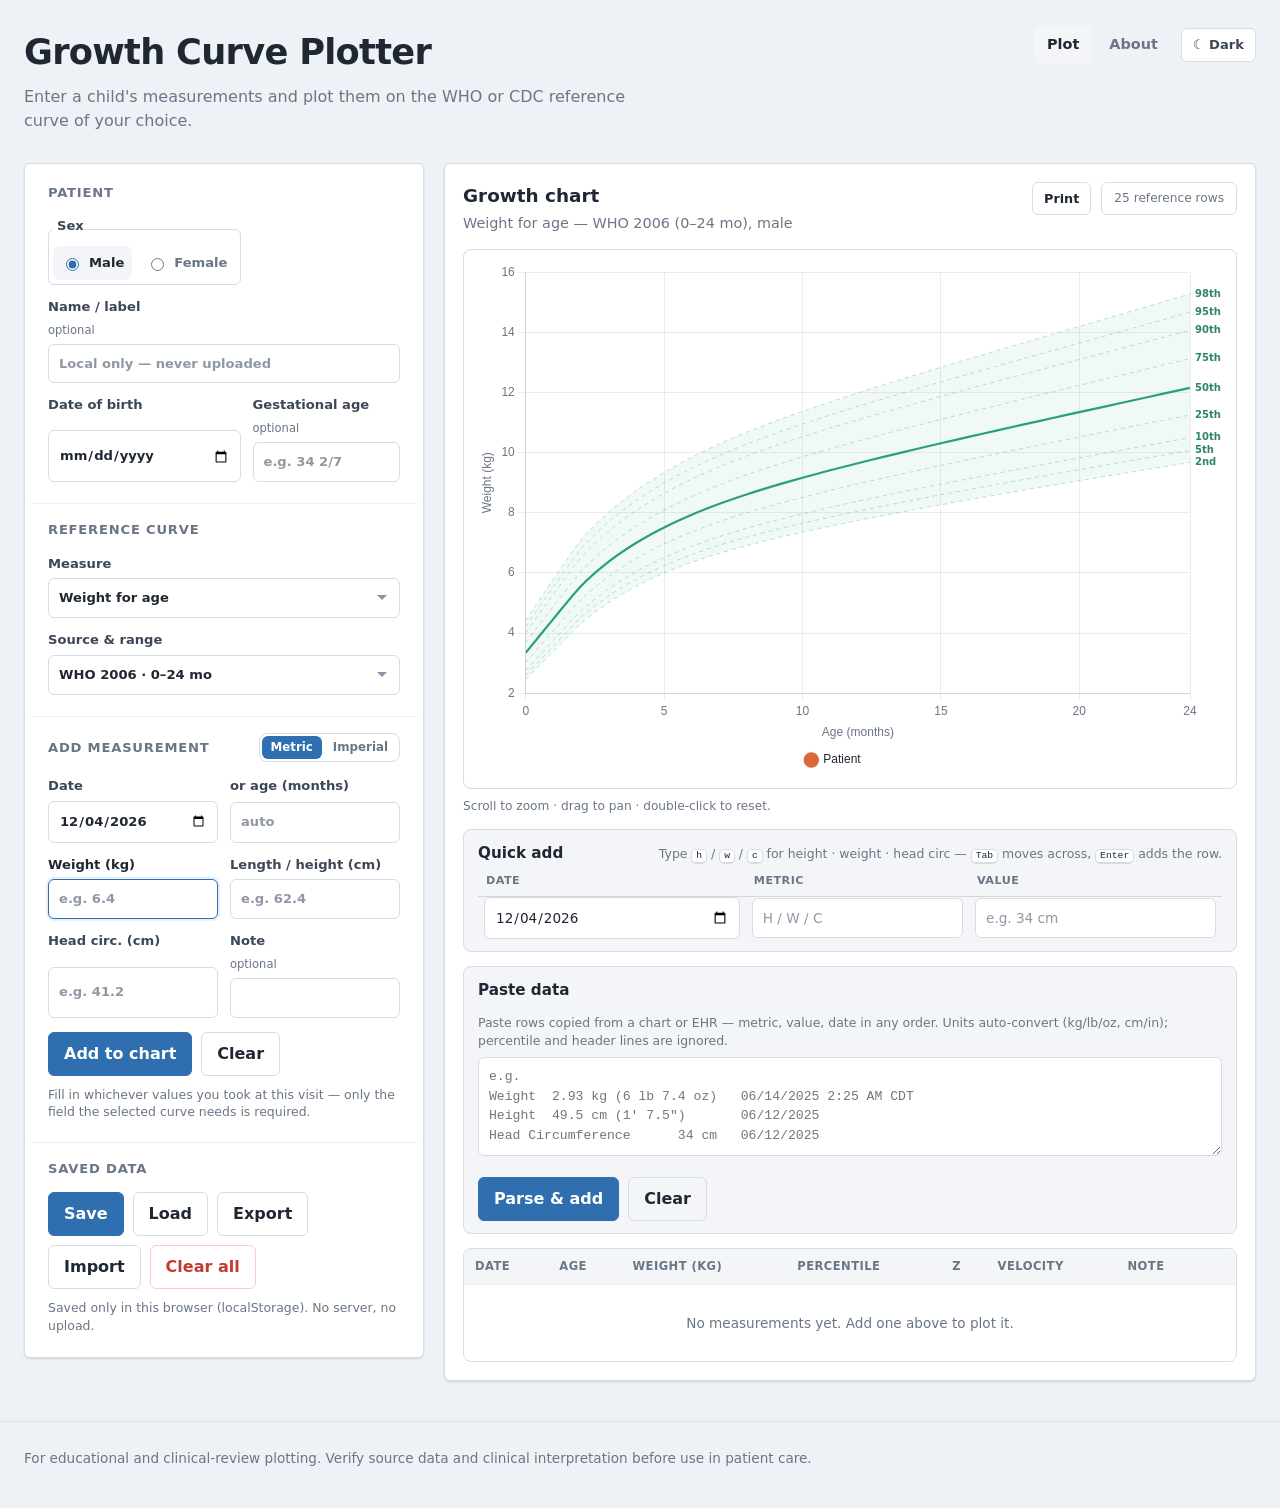
<file: index.html>
<!doctype html>
<html lang="en">
<head>
  <meta charset="utf-8" />
  <meta name="viewport" content="width=device-width, initial-scale=1" />
  <title>Growth Curve Plotter</title>
  <script>
    (function () {
      try {
        var s = localStorage.getItem('growthCurvePlotter:theme');
        var t = (s === 'light' || s === 'dark') ? s
          : ((window.matchMedia && matchMedia('(prefers-color-scheme: dark)').matches) ? 'dark' : 'light');
        document.documentElement.dataset.theme = t;
      } catch (e) { document.documentElement.dataset.theme = 'light'; }
    }());
  </script>
  <link rel="icon" href="favicon.svg" type="image/svg+xml" />
  <link rel="icon" href="favicon-32.png" sizes="32x32" type="image/png" />
  <link rel="apple-touch-icon" href="apple-touch-icon.png" />
  <link rel="stylesheet" href="css/styles.css" />
  <script src="js/lib/chart.umd.min.js" defer></script>
  <script src="js/lib/chartjs-plugin-zoom.min.js" defer></script>
  <script src="js/data.js" defer></script>
  <script src="js/theme.js" defer></script>
  <script src="js/app.js" defer></script>
</head>
<body>
  <header class="site-header">
    <div class="brand">
      <h1>Growth Curve Plotter</h1>
      <p class="lede">Enter a child's measurements and plot them on the WHO or CDC reference curve of your choice.</p>
    </div>
    <nav class="top-nav" aria-label="Primary navigation">
      <a href="index.html" aria-current="page">Plot</a>
      <a href="about.html">About</a>
      <button type="button" class="theme-toggle" data-theme-toggle aria-pressed="false">☾ Dark</button>
    </nav>
  </header>

  <main class="layout">
    <section class="panel controls" aria-label="Patient and measurement entry">

      <div class="card">
        <h2>Patient</h2>
        <div class="field-grid">
          <fieldset class="segmented" aria-label="Sex">
            <legend>Sex</legend>
            <label><input type="radio" name="sex" value="male" checked /> <span>Male</span></label>
            <label><input type="radio" name="sex" value="female" /> <span>Female</span></label>
          </fieldset>

          <label class="span-2">
            Name / label <span class="opt">optional</span>
            <input id="patientLabel" type="text" placeholder="Local only — never uploaded" autocomplete="off" />
          </label>

          <label>
            Date of birth
            <input id="dob" type="date" />
          </label>

          <label>
            Gestational age <span class="opt">optional</span>
            <input id="gestAge" type="text" placeholder="e.g. 34 2/7" autocomplete="off" />
          </label>

          <label class="checkbox-line span-2" id="correctedAgeLine" hidden>
            <input id="useCorrectedAge" type="checkbox" />
            <span>Use corrected age (preterm &lt; 37 weeks)</span>
          </label>
        </div>
      </div>

      <div class="card">
        <h2>Reference curve</h2>
        <div class="field-grid">
          <label class="span-2">
            Measure
            <select id="familySelect"></select>
          </label>
          <label class="span-2">
            Source &amp; range
            <select id="chartSelect"></select>
          </label>
        </div>
      </div>

      <div class="card">
        <div class="card-head-row">
          <h2>Add measurement</h2>
          <fieldset class="unit-toggle" aria-label="Input units">
            <label><input type="radio" name="units" value="metric" checked /> <span>Metric</span></label>
            <label><input type="radio" name="units" value="imperial" /> <span>Imperial</span></label>
          </fieldset>
        </div>
        <form id="measurementForm" autocomplete="off">
          <div class="field-grid">
            <label>
              Date
              <input id="measureDate" type="date" />
            </label>
            <label>
              or age (months)
              <input id="ageMonths" type="number" inputmode="decimal" step="0.01" min="0" placeholder="auto" />
            </label>
            <p class="age-readout span-2" id="ageReadout"></p>

            <label data-input="weight">
              <span>Weight (<span class="u-weight">kg</span>)</span>
              <input id="weightKg" type="number" inputmode="decimal" step="0.001" min="0" placeholder="e.g. 6.4" />
            </label>
            <label data-input="length">
              <span>Length / height (<span class="u-length">cm</span>)</span>
              <input id="lengthCm" type="number" inputmode="decimal" step="0.1" min="0" placeholder="e.g. 62.4" />
            </label>
            <label data-input="head">
              <span>Head circ. (<span class="u-length">cm</span>)</span>
              <input id="headCm" type="number" inputmode="decimal" step="0.1" min="0" placeholder="e.g. 41.2" />
            </label>
            <label data-input="note">
              Note <span class="opt">optional</span>
              <input id="note" type="text" placeholder="" />
            </label>
          </div>
          <div class="button-row">
            <button type="submit" class="primary">Add to chart</button>
            <button type="button" id="clearForm" class="ghost">Clear</button>
          </div>
          <p class="hint">Fill in whichever values you took at this visit — only the field the selected curve needs is required.</p>
        </form>
      </div>

      <div class="card">
        <h2>Saved data</h2>
        <div class="button-row wrap">
          <button id="saveAll" type="button" class="primary">Save</button>
          <button id="loadSaved" type="button" class="ghost">Load</button>
          <button id="exportJson" type="button" class="ghost">Export</button>
          <label class="file-button ghost">
            Import
            <input id="importJson" type="file" accept="application/json,.json" />
          </label>
          <button id="clearAll" type="button" class="danger">Clear all</button>
        </div>
        <p class="hint">Saved only in this browser (localStorage). No server, no upload.</p>
      </div>
    </section>

    <section class="panel plot-panel" aria-label="Growth chart">
      <div class="plot-header">
        <div>
          <h2 id="plot-title">Growth chart</h2>
          <p id="chartSubtitle" class="muted">Select a curve and add a measurement.</p>
        </div>
        <div class="plot-actions">
          <button type="button" id="printChart" class="ghost btn-sm">Print</button>
          <button type="button" id="resetZoom" class="ghost btn-sm" hidden>Reset zoom</button>
          <div id="status" class="status">Loading…</div>
        </div>
      </div>

      <div id="readout" class="readout" hidden></div>

      <div id="missingDataBox" class="notice hidden" role="status"></div>

      <div class="chart-wrap">
        <canvas id="growthChart" aria-label="Growth chart" role="img"></canvas>
      </div>
      <p class="chart-hint muted">Scroll to zoom · drag to pan · double-click to reset.</p>

      <div class="quick-add">
        <div class="quick-add-head">
          <h3>Quick add</h3>
          <span class="hint">Type <kbd>h</kbd> / <kbd>w</kbd> / <kbd>c</kbd> for height · weight · head circ — <kbd>Tab</kbd> moves across, <kbd>Enter</kbd> adds the row.</span>
        </div>
        <table class="quick-add-table" aria-label="Quick measurement entry">
          <thead>
            <tr><th>Date</th><th>Metric</th><th>Value</th></tr>
          </thead>
          <tbody>
            <tr>
              <td><input id="qaDate" type="date" aria-label="Date" /></td>
              <td><input id="qaMetric" type="text" inputmode="none" placeholder="h / w / c" aria-label="Metric (type h, w, or c)" autocomplete="off" readonly /></td>
              <td><input id="qaValue" type="text" inputmode="text" placeholder="e.g. 34 cm" aria-label="Value with optional unit" autocomplete="off" /></td>
            </tr>
          </tbody>
        </table>
      </div>

      <div class="paste-add">
        <div class="quick-add-head">
          <h3>Paste data</h3>
          <span class="hint">Paste rows copied from a chart or EHR — metric, value, date in any order. Units auto-convert (kg/lb/oz, cm/in); percentile and header lines are ignored.</span>
        </div>
        <textarea id="pasteBox" rows="4" spellcheck="false" placeholder="e.g.
Weight&#9;2.93 kg (6 lb 7.4 oz)&#9;06/14/2025 2:25 AM CDT
Height&#9;49.5 cm (1' 7.5&quot;)&#9;06/12/2025
Head Circumference&#9;34 cm&#9;06/12/2025"></textarea>
        <div class="button-row">
          <button type="button" id="parsePaste" class="primary">Parse &amp; add</button>
          <button type="button" id="clearPaste" class="ghost">Clear</button>
        </div>
        <p id="pasteResult" class="hint"></p>
      </div>

      <div class="table-wrap">
        <table id="measurementsTable">
          <thead>
            <tr>
              <th>Date</th>
              <th>Age</th>
              <th id="valueHeader">Value</th>
              <th>Percentile</th>
              <th>Z</th>
              <th>Velocity</th>
              <th>Note</th>
              <th aria-label="Actions"></th>
            </tr>
          </thead>
          <tbody></tbody>
        </table>
      </div>
    </section>
  </main>

  <footer class="site-footer">
    <p>For educational and clinical-review plotting. Verify source data and clinical interpretation before use in patient care.</p>
  </footer>
</body>
</html>
</file>
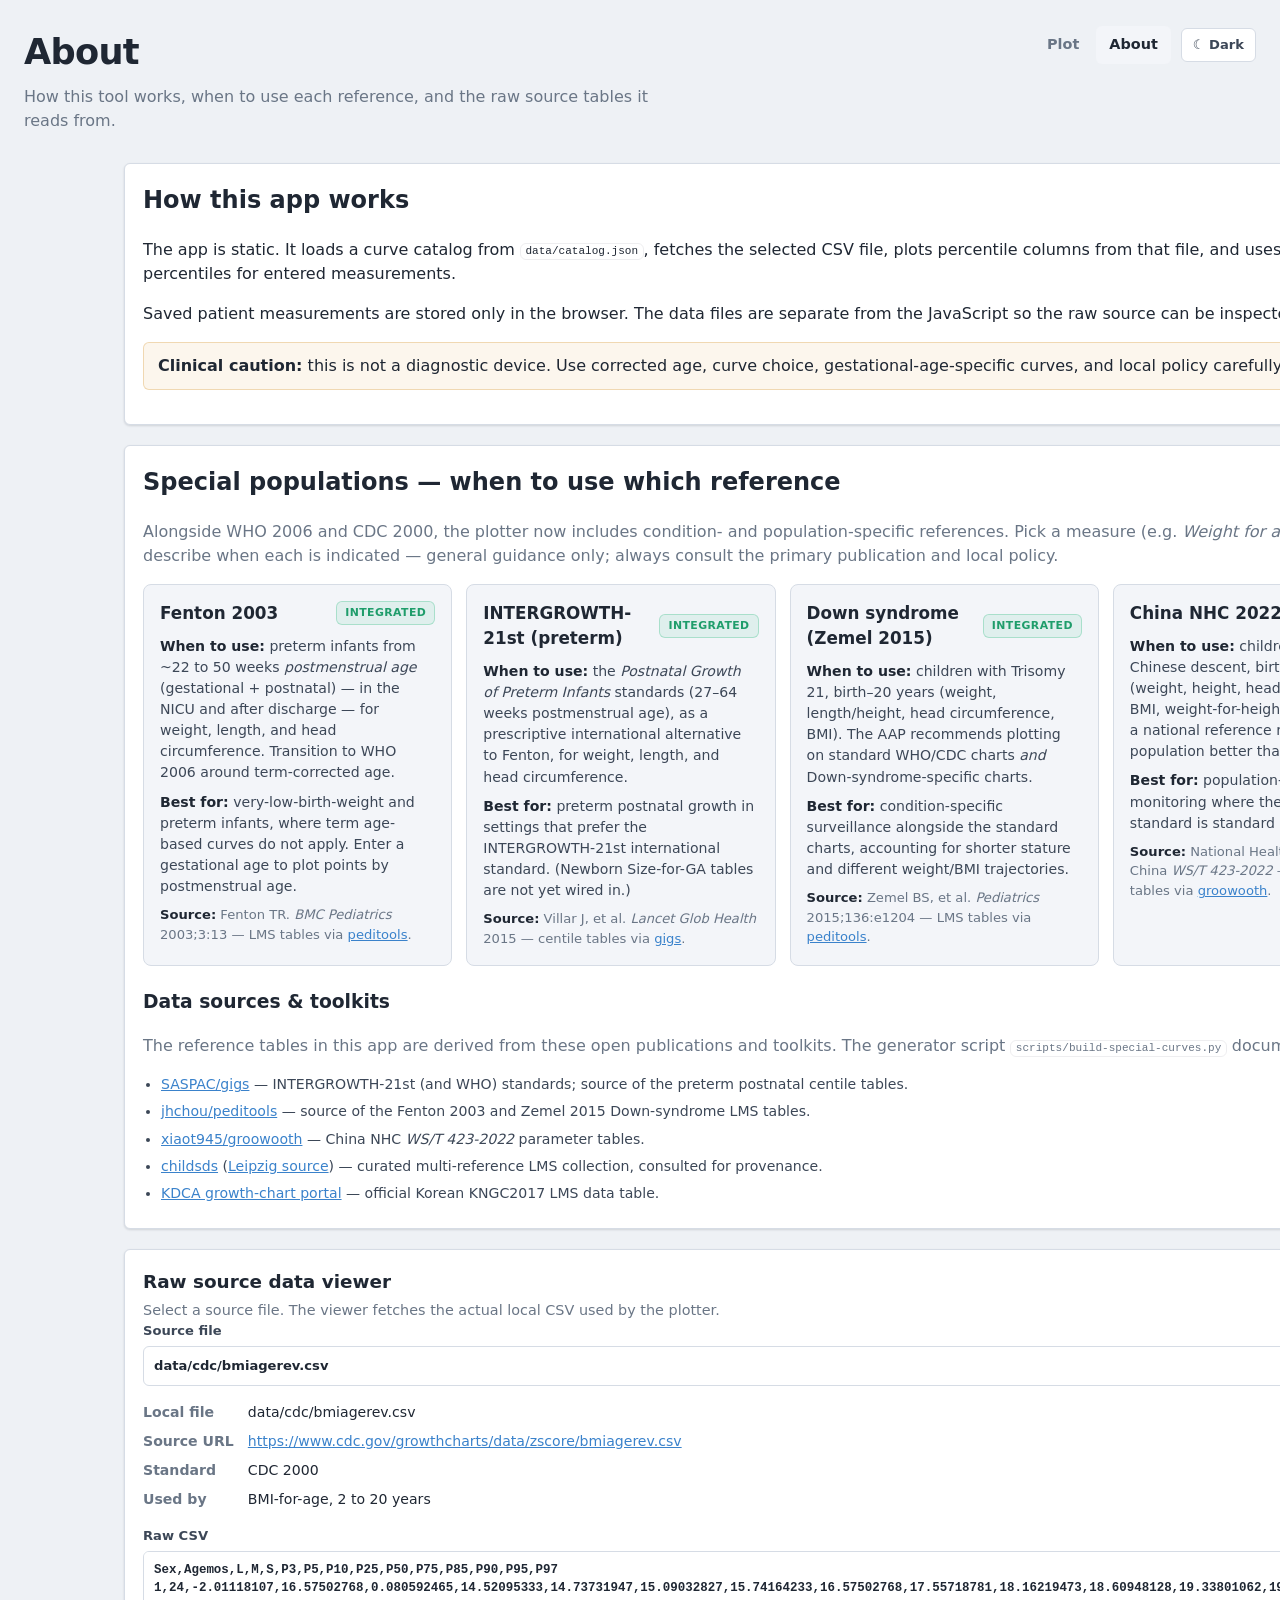
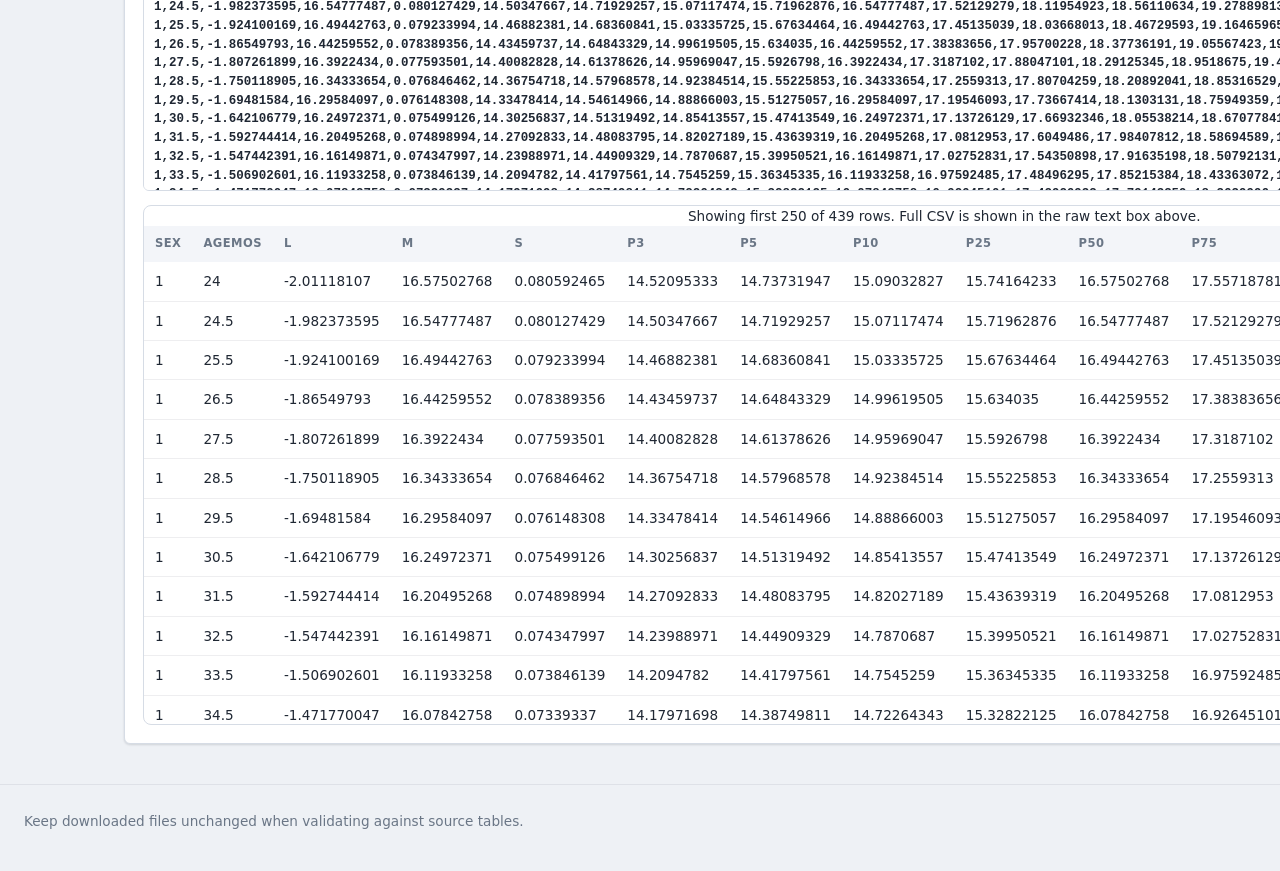
<file: about.html>
<!doctype html>
<html lang="en">
<head>
  <meta charset="utf-8" />
  <meta name="viewport" content="width=device-width, initial-scale=1" />
  <title>About | Growth Curve Plotter</title>
  <script>
    (function () {
      try {
        var s = localStorage.getItem('growthCurvePlotter:theme');
        var t = (s === 'light' || s === 'dark') ? s
          : ((window.matchMedia && matchMedia('(prefers-color-scheme: dark)').matches) ? 'dark' : 'light');
        document.documentElement.dataset.theme = t;
      } catch (e) { document.documentElement.dataset.theme = 'light'; }
    }());
  </script>
  <link rel="icon" href="favicon.svg" type="image/svg+xml" />
  <link rel="icon" href="favicon-32.png" sizes="32x32" type="image/png" />
  <link rel="apple-touch-icon" href="apple-touch-icon.png" />
  <link rel="stylesheet" href="css/styles.css" />
  <script src="js/data.js" defer></script>
  <script src="js/theme.js" defer></script>
  <script src="js/about.js" defer></script>
</head>
<body>
  <header class="site-header">
    <div class="brand">
      <h1>About</h1>
      <p class="lede">How this tool works, when to use each reference, and the raw source tables it reads from.</p>
    </div>
    <nav class="top-nav" aria-label="Primary navigation">
      <a href="index.html">Plot</a>
      <a href="about.html" aria-current="page">About</a>
      <button type="button" class="theme-toggle" data-theme-toggle aria-pressed="false">☾ Dark</button>
    </nav>
  </header>

  <main class="layout single">
    <section class="panel">
      <h2>How this app works</h2>
      <p>The app is static. It loads a curve catalog from <code>data/catalog.json</code>, fetches the selected CSV file, plots percentile columns from that file, and uses LMS values in the same rows to estimate Z-scores and percentiles for entered measurements.</p>
      <p>Saved patient measurements are stored only in the browser. The data files are separate from the JavaScript so the raw source can be inspected, replaced, versioned, and cited.</p>
      <p class="warning"><strong>Clinical caution:</strong> this is not a diagnostic device. Use corrected age, curve choice, gestational-age-specific curves, and local policy carefully.</p>
    </section>

    <section class="panel">
      <h2>Special populations — when to use which reference</h2>
      <p class="muted">Alongside WHO 2006 and CDC 2000, the plotter now includes condition- and population-specific references. Pick a measure (e.g. <em>Weight for age</em>) and then the matching source. The notes below describe when each is indicated — general guidance only; always consult the primary publication and local policy.</p>

      <div class="ref-grid">
        <article class="ref-card">
          <div class="ref-head">
            <h3>Fenton 2003</h3>
            <span class="tag tag-ready">integrated</span>
          </div>
          <p class="ref-when"><strong>When to use:</strong> preterm infants from ~22 to 50 weeks <em>postmenstrual age</em> (gestational + postnatal) — in the NICU and after discharge — for weight, length, and head circumference. Transition to WHO 2006 around term-corrected age.</p>
          <p class="ref-best"><strong>Best for:</strong> very-low-birth-weight and preterm infants, where term age-based curves do not apply. Enter a gestational age to plot points by postmenstrual age.</p>
          <p class="ref-src"><strong>Source:</strong> Fenton TR. <em>BMC Pediatrics</em> 2003;3:13 — LMS tables via <a href="https://github.com/jhchou/peditools">peditools</a>.</p>
        </article>

        <article class="ref-card">
          <div class="ref-head">
            <h3>INTERGROWTH-21st (preterm)</h3>
            <span class="tag tag-ready">integrated</span>
          </div>
          <p class="ref-when"><strong>When to use:</strong> the <em>Postnatal Growth of Preterm Infants</em> standards (27–64 weeks postmenstrual age), as a prescriptive international alternative to Fenton, for weight, length, and head circumference.</p>
          <p class="ref-best"><strong>Best for:</strong> preterm postnatal growth in settings that prefer the INTERGROWTH-21st international standard. (Newborn Size-for-GA tables are not yet wired in.)</p>
          <p class="ref-src"><strong>Source:</strong> Villar J, et al. <em>Lancet Glob Health</em> 2015 — centile tables via <a href="https://github.com/SASPAC/gigs">gigs</a>.</p>
        </article>

        <article class="ref-card">
          <div class="ref-head">
            <h3>Down syndrome (Zemel 2015)</h3>
            <span class="tag tag-ready">integrated</span>
          </div>
          <p class="ref-when"><strong>When to use:</strong> children with Trisomy 21, birth–20 years (weight, length/height, head circumference, BMI). The AAP recommends plotting on standard WHO/CDC charts <em>and</em> Down-syndrome-specific charts.</p>
          <p class="ref-best"><strong>Best for:</strong> condition-specific surveillance alongside the standard charts, accounting for shorter stature and different weight/BMI trajectories.</p>
          <p class="ref-src"><strong>Source:</strong> Zemel BS, et al. <em>Pediatrics</em> 2015;136:e1204 — LMS tables via <a href="https://github.com/jhchou/peditools">peditools</a>.</p>
        </article>

        <article class="ref-card">
          <div class="ref-head">
            <h3>China NHC 2022</h3>
            <span class="tag tag-ready">integrated</span>
          </div>
          <p class="ref-when"><strong>When to use:</strong> children in China or of Chinese descent, birth–7 years (weight, height, head circumference, BMI, weight-for-height/length), where a national reference reflects the population better than WHO/CDC.</p>
          <p class="ref-best"><strong>Best for:</strong> population-specific monitoring where the national standard is standard of care.</p>
          <p class="ref-src"><strong>Source:</strong> National Health Commission of China <em>WS/T 423-2022</em> — parameter tables via <a href="https://github.com/xiaot945/groowooth">groowooth</a>.</p>
        </article>

        <article class="ref-card">
          <div class="ref-head">
            <h3>Korea KNGC2017</h3>
            <span class="tag tag-ready">integrated</span>
          </div>
          <p class="ref-when"><strong>When to use:</strong> children in Korea or of Korean descent, using the 2017 Korean National Growth Charts — weight/height/BMI/head-for-age (0–18 yr) and weight-for-length/height.</p>
          <p class="ref-best"><strong>Best for:</strong> population-specific monitoring in Korea.</p>
          <p class="ref-src"><strong>Source:</strong> Korea Disease Control and Prevention Agency (KDCA) official LMS tables — <a href="https://knhanes.kdca.go.kr/knhanes/grtcht/dwnld/dtLst.do">growth-chart data downloads</a>.</p>
        </article>
      </div>

      <h3 style="margin-top:22px">Data sources &amp; toolkits</h3>
      <p class="muted">The reference tables in this app are derived from these open publications and toolkits. The generator script <code>scripts/build-special-curves.py</code> documents exactly how each CSV is produced.</p>
      <ul class="source-list">
        <li><a href="https://github.com/SASPAC/gigs">SASPAC/gigs</a> — INTERGROWTH-21st (and WHO) standards; source of the preterm postnatal centile tables.</li>
        <li><a href="https://github.com/jhchou/peditools">jhchou/peditools</a> — source of the Fenton 2003 and Zemel 2015 Down-syndrome LMS tables.</li>
        <li><a href="https://github.com/xiaot945/groowooth">xiaot945/groowooth</a> — China NHC <em>WS/T 423-2022</em> parameter tables.</li>
        <li><a href="https://cran.r-project.org/web/packages/childsds/refman/childsds.html">childsds</a> (<a href="https://git.sc.uni-leipzig.de/my221hepi/childsds">Leipzig source</a>) — curated multi-reference LMS collection, consulted for provenance.</li>
        <li><a href="https://knhanes.kdca.go.kr/knhanes/grtcht/dwnld/dtLst.do">KDCA growth-chart portal</a> — official Korean KNGC2017 LMS data table.</li>
      </ul>
    </section>

    <section class="panel">
      <div class="plot-header">
        <div>
          <h2>Raw source data viewer</h2>
          <p class="muted">Select a source file. The viewer fetches the actual local CSV used by the plotter.</p>
        </div>
        <div id="status" class="status">Loading catalog...</div>
      </div>

      <label>
        Source file
        <select id="fileSelect"></select>
      </label>

      <dl id="sourceMeta" class="meta-grid"></dl>

      <div id="missingDataBox" class="notice hidden"></div>

      <label>
        Raw CSV
        <textarea id="rawCsv" readonly spellcheck="false"></textarea>
      </label>

      <div class="table-wrap raw-table-wrap">
        <table id="rawTable"></table>
      </div>
    </section>
  </main>

  <footer class="site-footer">
    <p>Keep downloaded files unchanged when validating against source tables.</p>
  </footer>
</body>
</html>
</file>
<file: css/styles.css>
/* ---------- Light theme (default) ---------- */
:root {
  --bg: #eef1f5;
  --surface: #ffffff;
  --surface-2: #f3f5f9;
  --input: #ffffff;
  --line: #d6dce5;
  --line-soft: rgba(15, 23, 42, 0.07);
  --ink: #1f2733;
  --ink-soft: #3c4757;
  --muted: #6a7686;
  --accent: #2f6fb0;
  --accent-2: #3a82cb;
  --accent-ink: #ffffff;
  --good: #1f9d6b;
  --patient: #d96a3a;
  --danger: #c23b2e;
  --warning: #9a6b06;
  --shadow: 0 1px 2px rgba(16, 24, 40, 0.06), 0 1px 3px rgba(16, 24, 40, 0.08);

  /* chart colours (read from JS so the chart follows the theme) */
  --chart-grid: rgba(15, 23, 42, 0.08);
  --chart-tick: #6a7686;
  --chart-band-line: rgba(31, 157, 107, 0.30);
  --chart-band-fill: rgba(31, 157, 107, 0.06);
  --chart-median-line: rgba(31, 157, 107, 0.95);
  --chart-label: rgba(24, 121, 84, 0.9);
  --chart-patient: #d96a3a;
  --chart-point-border: #ffffff;

  --radius: 8px;
  --radius-sm: 6px;
  color-scheme: light;
}

/* ---------- Dark theme ---------- */
:root[data-theme="dark"] {
  --bg: #121821;
  --surface: #1a212c;
  --surface-2: #202935;
  --input: #161d27;
  --line: #2b3744;
  --line-soft: rgba(255, 255, 255, 0.06);
  --ink: #dde5ef;
  --ink-soft: #c2ccd9;
  --muted: #8696a8;
  --accent: #5aa0e0;
  --accent-2: #6fb1ee;
  --accent-ink: #0c1722;
  --good: #57c79a;
  --patient: #f08a5d;
  --danger: #ef7d7d;
  --warning: #e3b46a;
  --shadow: 0 6px 20px rgba(0, 0, 0, 0.35);

  --chart-grid: rgba(255, 255, 255, 0.06);
  --chart-tick: #8696a8;
  --chart-band-line: rgba(87, 199, 154, 0.32);
  --chart-band-fill: rgba(87, 199, 154, 0.06);
  --chart-median-line: rgba(87, 199, 154, 0.95);
  --chart-label: rgba(120, 205, 175, 0.85);
  --chart-patient: #f08a5d;
  --chart-point-border: #11161d;

  color-scheme: dark;
}

* { box-sizing: border-box; }

html {
  font-family: "Inter", ui-sans-serif, system-ui, -apple-system, BlinkMacSystemFont, "Segoe UI", sans-serif;
  line-height: 1.5;
  color: var(--ink);
  background: var(--bg);
  -webkit-font-smoothing: antialiased;
}

body {
  margin: 0;
  min-height: 100vh;
  background: var(--bg);
}

h1, h2, h3, p { margin-top: 0; }

/* ---------- Header / footer ---------- */
.site-header,
.site-footer {
  max-width: 1340px;
  margin: 0 auto;
  padding: 26px 24px;
}

.site-header {
  display: flex;
  justify-content: space-between;
  align-items: flex-start;
  gap: 24px;
  flex-wrap: wrap;
}

.brand h1 {
  margin: 0 0 6px;
  font-size: clamp(1.6rem, 3vw, 2.2rem);
  letter-spacing: -0.02em;
  font-weight: 700;
}

.lede {
  max-width: 640px;
  margin: 0;
  color: var(--muted);
  font-size: 1rem;
}

.eyebrow {
  margin-bottom: 8px;
  color: var(--accent);
  font-size: 0.78rem;
  font-weight: 700;
  letter-spacing: 0.08em;
  text-transform: uppercase;
}

.top-nav {
  display: flex;
  align-items: center;
  gap: 4px;
  flex-wrap: wrap;
}

.top-nav a {
  color: var(--muted);
  text-decoration: none;
  border: 1px solid transparent;
  background: transparent;
  padding: 7px 12px;
  border-radius: var(--radius-sm);
  font-size: 0.9rem;
  font-weight: 600;
  transition: color 0.15s, background 0.15s;
}

.top-nav a:hover { color: var(--ink); background: var(--surface-2); }

.top-nav a[aria-current="page"] {
  color: var(--ink);
  background: var(--surface-2);
}

.theme-toggle {
  margin-left: 6px;
  border: 1px solid var(--line);
  background: var(--surface);
  color: var(--ink-soft);
  font-size: 0.82rem;
  font-weight: 600;
  padding: 6px 11px;
  border-radius: var(--radius-sm);
  cursor: pointer;
}
.theme-toggle:hover { border-color: var(--accent); color: var(--ink); }

.site-footer {
  color: var(--muted);
  font-size: 0.85rem;
  border-top: 1px solid var(--line-soft);
  margin-top: 8px;
}

/* ---------- Layout ---------- */
.layout {
  max-width: 1340px;
  margin: 0 auto;
  padding: 4px 24px 32px;
  display: grid;
  grid-template-columns: minmax(330px, 400px) minmax(0, 1fr);
  gap: 20px;
  align-items: start;
}

.layout.single {
  grid-template-columns: 1fr;
  max-width: 1080px;
}

.panel {
  background: var(--surface);
  border: 1px solid var(--line);
  border-radius: var(--radius-sm);
  box-shadow: var(--shadow);
  padding: 18px;
}

.controls {
  position: sticky;
  top: 14px;
  display: flex;
  flex-direction: column;
  gap: 4px;
  padding: 6px;
}

/* ---------- Cards within controls ---------- */
.card {
  padding: 16px;
  border-radius: var(--radius);
  border: 1px solid transparent;
}

.card + .card { border-top: 1px solid var(--line-soft); border-radius: 0; }
.card:first-child { padding-top: 12px; }

.card h2 {
  margin: 0 0 14px;
  font-size: 0.82rem;
  font-weight: 700;
  letter-spacing: 0.06em;
  text-transform: uppercase;
  color: var(--muted);
}

.card-head-row {
  display: flex;
  align-items: center;
  justify-content: space-between;
  gap: 10px;
  margin-bottom: 14px;
}
.card-head-row h2 { margin: 0; }

.unit-toggle {
  display: inline-flex;
  gap: 2px;
  border: 1px solid var(--line);
  border-radius: 8px;
  padding: 2px;
  margin: 0;
}
.unit-toggle label {
  margin: 0;
  display: flex;
  align-items: center;
  font-size: 0.74rem;
  font-weight: 600;
  color: var(--muted);
  padding: 3px 9px;
  border-radius: 6px;
  cursor: pointer;
}
.unit-toggle input { position: absolute; opacity: 0; width: 0; height: 0; }
.unit-toggle label:has(input:checked) { background: var(--accent); color: var(--accent-ink); }

/* ---------- Forms ---------- */
.field-grid {
  display: grid;
  grid-template-columns: 1fr 1fr;
  gap: 12px;
}

.span-2 { grid-column: 1 / -1; }

label {
  display: grid;
  gap: 5px;
  font-size: 0.82rem;
  font-weight: 600;
  color: var(--ink-soft);
}

.opt {
  font-weight: 500;
  color: var(--muted);
  font-size: 0.72rem;
}

input, select, textarea {
  width: 100%;
  font: inherit;
  color: var(--ink);
  background: var(--input);
  border: 1px solid var(--line);
  border-radius: var(--radius-sm);
  padding: 9px 10px;
  transition: border-color 0.15s, box-shadow 0.15s;
}

input::placeholder { color: var(--muted); opacity: 0.75; }

input:focus, select:focus, textarea:focus,
button:focus-visible, .file-button:focus-within {
  outline: none;
  border-color: var(--accent);
  box-shadow: 0 0 0 3px rgba(90, 160, 224, 0.25);
}

select {
  appearance: none;
  background-image: url("data:image/svg+xml,%3Csvg xmlns='http://www.w3.org/2000/svg' width='12' height='8' viewBox='0 0 12 8'%3E%3Cpath fill='%238696a8' d='M1 1l5 5 5-5'/%3E%3C/svg%3E");
  background-repeat: no-repeat;
  background-position: right 11px center;
  padding-right: 30px;
  cursor: pointer;
}

/* Highlight the input the active curve actually needs */
label[data-active] { color: var(--ink); }
label[data-active] input { border-color: var(--accent); box-shadow: 0 0 0 2px rgba(90, 160, 224, 0.16); }

.segmented {
  display: grid;
  grid-template-columns: 1fr 1fr;
  gap: 6px;
  border: 1px solid var(--line);
  border-radius: var(--radius-sm);
  padding: 4px;
  margin: 0;
}

.segmented legend {
  grid-column: 1 / -1;
  padding: 0 0 6px 4px;
  font-size: 0.82rem;
  font-weight: 600;
  color: var(--ink-soft);
}

.segmented label {
  margin: 0;
  display: flex;
  align-items: center;
  justify-content: center;
  gap: 7px;
  padding: 7px 8px;
  border-radius: 7px;
  cursor: pointer;
  font-weight: 600;
  color: var(--muted);
  transition: background 0.15s, color 0.15s;
}

.segmented input { width: auto; accent-color: var(--accent); }
.segmented label:has(input:checked) { background: var(--surface-2); color: var(--ink); }

.checkbox-line {
  display: flex;
  align-items: center;
  gap: 9px;
  font-weight: 500;
  color: var(--ink-soft);
}
.checkbox-line input { width: auto; accent-color: var(--accent); }

.age-readout {
  margin: 0;
  font-size: 0.8rem;
  color: var(--accent-2);
  min-height: 1.1em;
}
.age-readout:empty { display: none; }

.hint {
  margin: 10px 0 0;
  font-size: 0.78rem;
  color: var(--muted);
  line-height: 1.4;
}

/* ---------- Buttons ---------- */
.button-row {
  display: flex;
  gap: 9px;
  align-items: center;
  margin-top: 14px;
}
.button-row.wrap { flex-wrap: wrap; }

button, .file-button {
  font: inherit;
  font-weight: 600;
  border-radius: var(--radius-sm);
  padding: 9px 15px;
  cursor: pointer;
  border: 1px solid var(--line);
  background: var(--surface-2);
  color: var(--ink);
  transition: background 0.15s, border-color 0.15s, color 0.15s, transform 0.05s;
}
button:active { transform: translateY(1px); }

button.primary {
  background: var(--accent);
  border-color: var(--accent);
  color: var(--accent-ink);
}
button.primary:hover { background: var(--accent-2); border-color: var(--accent-2); }

button.ghost { background: transparent; }
button.ghost:hover, .file-button:hover { border-color: var(--accent); color: var(--ink); }

button.danger { background: transparent; color: var(--danger); border-color: rgba(239, 125, 125, 0.4); }
button.danger:hover { background: rgba(239, 125, 125, 0.12); }

.file-button {
  display: inline-flex;
  align-items: center;
  position: relative;
  overflow: hidden;
  background: transparent;
}
.file-button input {
  position: absolute;
  inset: 0;
  width: 100%;
  opacity: 0;
  cursor: pointer;
}

/* ---------- Plot panel ---------- */
.plot-panel { min-width: 0; display: flex; flex-direction: column; gap: 14px; }

.plot-header {
  display: flex;
  justify-content: space-between;
  align-items: flex-start;
  gap: 16px;
}
.plot-header h2 { margin: 0 0 4px; font-size: 1.15rem; }
.plot-header .muted { margin: 0; font-size: 0.9rem; }

.plot-actions { display: flex; align-items: center; gap: 10px; flex: none; }

.btn-sm { padding: 6px 11px; font-size: 0.8rem; border-radius: var(--radius-sm); }

.chart-hint { margin: -6px 0 0; font-size: 0.76rem; }

.status {
  flex: none;
  color: var(--muted);
  border: 1px solid var(--line);
  border-radius: var(--radius-sm);
  padding: 6px 12px;
  font-size: 0.76rem;
  white-space: nowrap;
}

.readout {
  display: flex;
  flex-wrap: wrap;
  gap: 10px;
}
.readout .stat {
  flex: 1 1 130px;
  background: var(--surface-2);
  border: 1px solid var(--line);
  border-radius: var(--radius);
  padding: 12px 14px;
}
.readout .stat .k {
  display: block;
  font-size: 0.72rem;
  text-transform: uppercase;
  letter-spacing: 0.05em;
  color: var(--muted);
  margin-bottom: 4px;
}
.readout .stat .v { font-size: 1.45rem; font-weight: 700; line-height: 1.1; }
.readout .stat .sub { font-size: 0.78rem; color: var(--muted); }
.readout .stat.accent .v { color: var(--patient); }

.chart-wrap {
  height: 60vh;
  min-height: 460px;
  border: 1px solid var(--line);
  border-radius: var(--radius);
  padding: 12px;
  background: var(--surface);
}
.chart-wrap canvas { width: 100% !important; height: 100% !important; }

/* ---------- Quick add ---------- */
.quick-add {
  border: 1px solid var(--line);
  border-radius: var(--radius);
  padding: 12px 14px;
  background: var(--surface-2);
}
.quick-add-head {
  display: flex;
  align-items: baseline;
  justify-content: space-between;
  gap: 12px;
  flex-wrap: wrap;
  margin-bottom: 8px;
}
.quick-add-head h3 { margin: 0; font-size: 0.95rem; }
.quick-add-head .hint { margin: 0; }

.quick-add-table { width: 100%; border-collapse: collapse; }
.quick-add-table th {
  position: static;
  background: transparent;
  padding: 0 8px 6px;
  font-size: 0.7rem;
  color: var(--muted);
  text-transform: uppercase;
  letter-spacing: 0.04em;
}
.quick-add-table th:first-child { width: 36%; }
.quick-add-table th:nth-child(2) { width: 30%; }
.quick-add-table td { padding: 0 6px; border: 0; }
.quick-add-table input { padding: 9px 10px; }
#qaMetric { cursor: pointer; text-transform: capitalize; }
#qaMetric.is-set { border-color: var(--accent); color: var(--ink); font-weight: 600; }

.paste-add {
  border: 1px solid var(--line);
  border-radius: var(--radius);
  padding: 12px 14px;
  background: var(--surface-2);
}
.paste-add .quick-add-head { margin-bottom: 8px; }
#pasteBox {
  min-height: 0;
  height: auto;
  white-space: pre;
  overflow: auto;
  font-size: 0.82rem;
  line-height: 1.5;
}
#pasteResult:empty { display: none; }

kbd {
  font-family: ui-monospace, SFMono-Regular, Menlo, monospace;
  font-size: 0.78em;
  background: var(--input);
  border: 1px solid var(--line);
  border-bottom-width: 2px;
  border-radius: 5px;
  padding: 0.05em 0.4em;
  color: var(--ink);
}

/* ---------- Tables ---------- */
.table-wrap {
  overflow: auto;
  border: 1px solid var(--line);
  border-radius: var(--radius);
}

table {
  width: 100%;
  border-collapse: collapse;
  font-size: 0.85rem;
}

th, td {
  padding: 9px 11px;
  border-bottom: 1px solid var(--line-soft);
  text-align: left;
  vertical-align: middle;
  white-space: nowrap;
}

th {
  position: sticky;
  top: 0;
  background: var(--surface-2);
  font-size: 0.72rem;
  text-transform: uppercase;
  letter-spacing: 0.04em;
  color: var(--muted);
  font-weight: 700;
}

tbody tr:hover { background: rgba(255, 255, 255, 0.025); }
tr:last-child td { border-bottom: 0; }

.table-empty {
  color: var(--muted);
  text-align: center;
  padding: 28px 10px;
  white-space: normal;
}

td .row-x {
  background: transparent;
  border: 0;
  color: var(--muted);
  padding: 4px 7px;
  border-radius: 6px;
  font-weight: 700;
  cursor: pointer;
}
td .row-x:hover { background: rgba(239, 125, 125, 0.15); color: var(--danger); }

.trend-up { color: var(--good); }
.trend-down { color: var(--patient); }

/* Value entered without a unit — assumed metric */
td.assumed {
  color: var(--danger);
  font-weight: 600;
}
td.assumed::after {
  content: " *";
  color: var(--danger);
}

/* ---------- Notices ---------- */
.notice {
  border: 1px solid rgba(90, 160, 224, 0.4);
  background: rgba(90, 160, 224, 0.1);
  border-radius: var(--radius-sm);
  padding: 11px 14px;
  color: var(--ink);
  font-size: 0.9rem;
}

.warning {
  background: rgba(227, 180, 106, 0.12);
  border: 1px solid rgba(227, 180, 106, 0.45);
  border-radius: var(--radius-sm);
  padding: 11px 14px;
  color: var(--ink);
}

.hidden, [hidden] { display: none !important; }

.muted { color: var(--muted); }
.small { font-size: 0.82rem; }

/* ---------- About page bits ---------- */
.ref-grid {
  display: grid;
  grid-template-columns: repeat(auto-fit, minmax(280px, 1fr));
  gap: 14px;
  margin-top: 16px;
}
.ref-card {
  background: var(--surface-2);
  border: 1px solid var(--line);
  border-radius: var(--radius);
  padding: 16px;
}
.ref-head {
  display: flex;
  align-items: center;
  justify-content: space-between;
  gap: 10px;
  margin-bottom: 10px;
}
.ref-card h3 { margin: 0; font-size: 1.05rem; }
.ref-card p { margin: 0 0 8px; font-size: 0.88rem; color: var(--ink-soft); }
.ref-card p:last-child { margin-bottom: 0; }
.ref-card .ref-src { color: var(--muted); font-size: 0.82rem; }
.ref-card strong { color: var(--ink); }
.ref-card a, .source-list a, .meta-grid a { color: var(--accent-2); }

.source-list {
  margin: 10px 0 0;
  padding-left: 18px;
  font-size: 0.88rem;
  color: var(--ink-soft);
}
.source-list li { margin-bottom: 6px; }

.tag {
  flex: none;
  font-size: 0.68rem;
  font-weight: 700;
  text-transform: uppercase;
  letter-spacing: 0.04em;
  padding: 3px 8px;
  border-radius: var(--radius-sm);
  white-space: nowrap;
}
.tag-pending {
  color: var(--warning);
  background: rgba(227, 180, 106, 0.12);
  border: 1px solid rgba(227, 180, 106, 0.4);
}
.tag-ready {
  color: var(--good);
  background: rgba(87, 199, 154, 0.12);
  border: 1px solid rgba(87, 199, 154, 0.4);
}

.meta-grid {
  display: grid;
  grid-template-columns: max-content minmax(0, 1fr);
  gap: 8px 14px;
  margin: 16px 0;
  font-size: 0.88rem;
}
.meta-grid dt { color: var(--muted); font-weight: 700; }
.meta-grid dd { margin: 0; min-width: 0; overflow-wrap: anywhere; }
.meta-grid a { color: var(--accent-2); }

textarea {
  min-height: 240px;
  font-family: ui-monospace, SFMono-Regular, Menlo, Monaco, Consolas, monospace;
  font-size: 0.78rem;
  white-space: pre;
}

.raw-table-wrap { max-height: 520px; margin-top: 14px; }

code {
  background: var(--input);
  border: 1px solid var(--line-soft);
  border-radius: 6px;
  padding: 0.12em 0.4em;
  font-size: 0.85em;
}

/* ---------- Responsive ---------- */
@media (max-width: 960px) {
  .layout { grid-template-columns: 1fr; }
  .controls { position: static; }
}

@media (max-width: 600px) {
  .site-header, .site-footer, .layout {
    padding-left: 14px;
    padding-right: 14px;
  }
  .field-grid { grid-template-columns: 1fr; }
  .span-2 { grid-column: auto; }
  .plot-header { flex-direction: column; }
  .chart-wrap { height: 70vh; min-height: 380px; }
}
</file>
